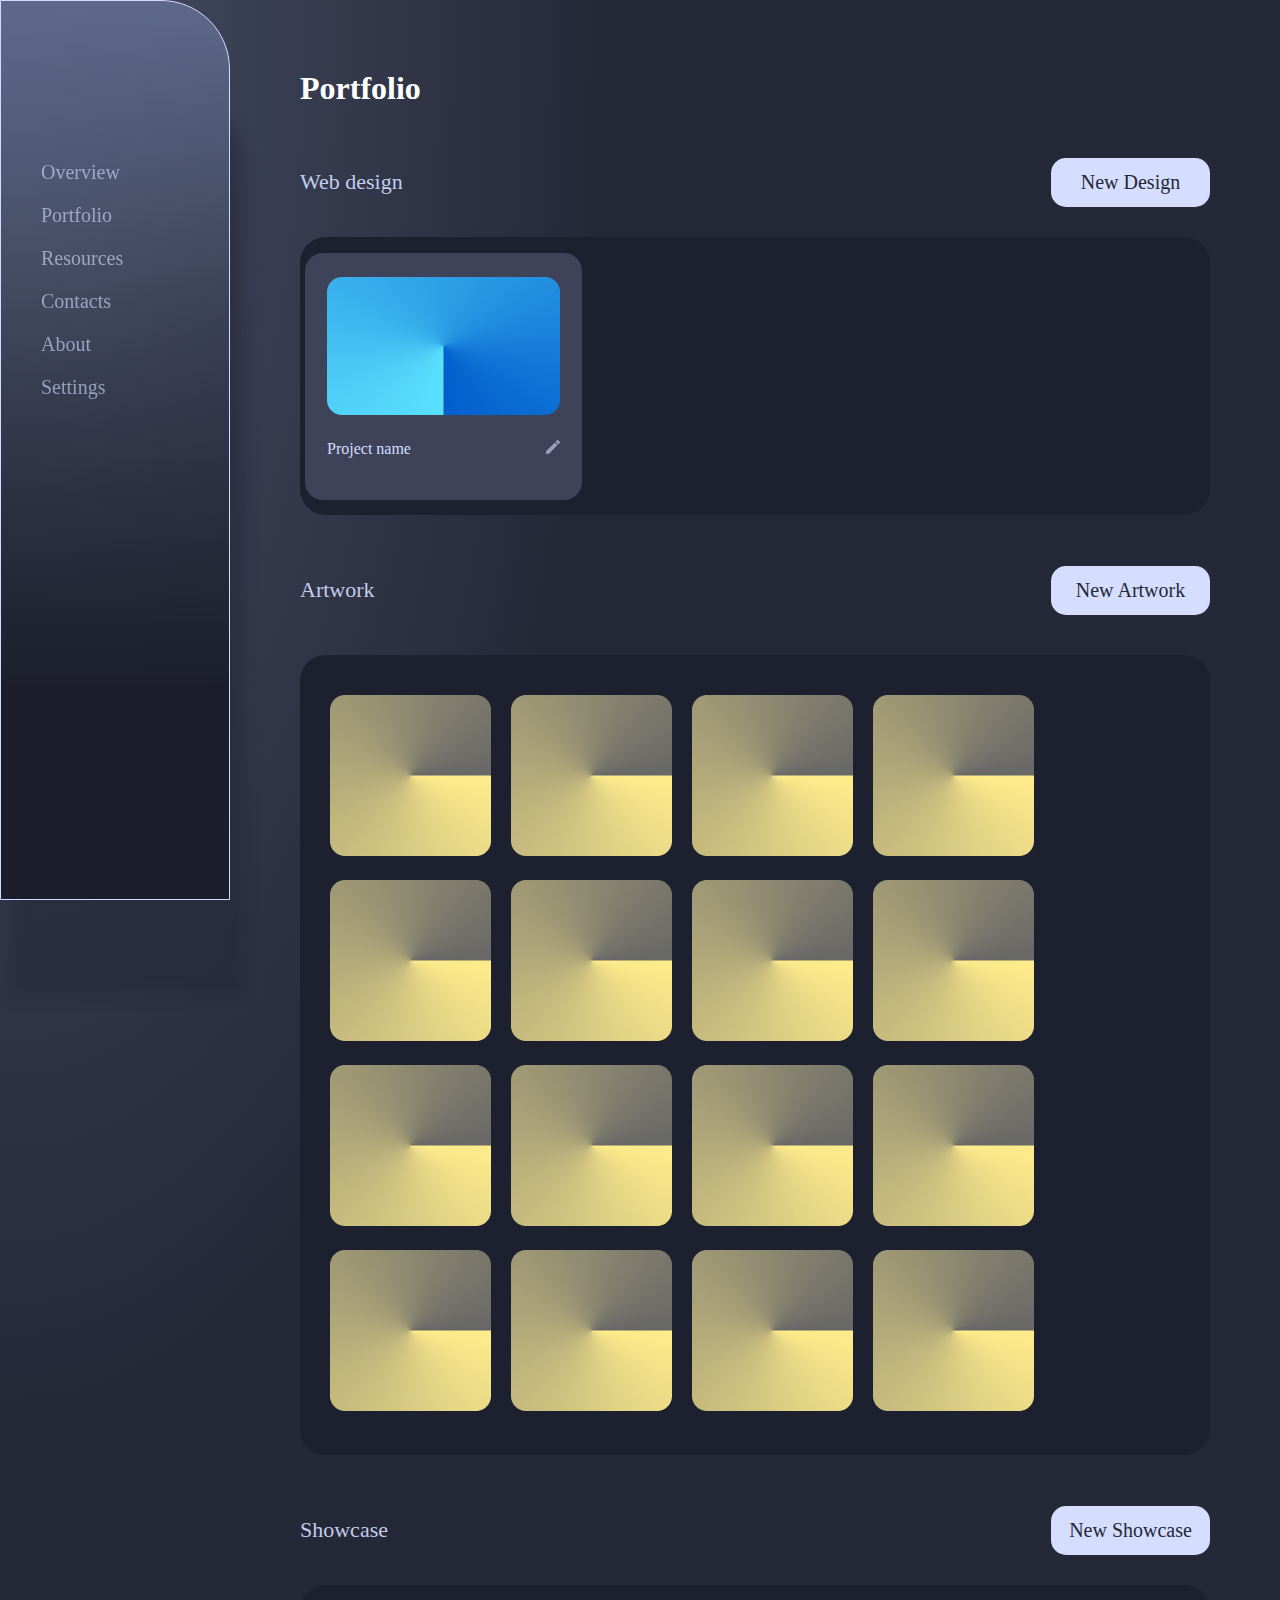
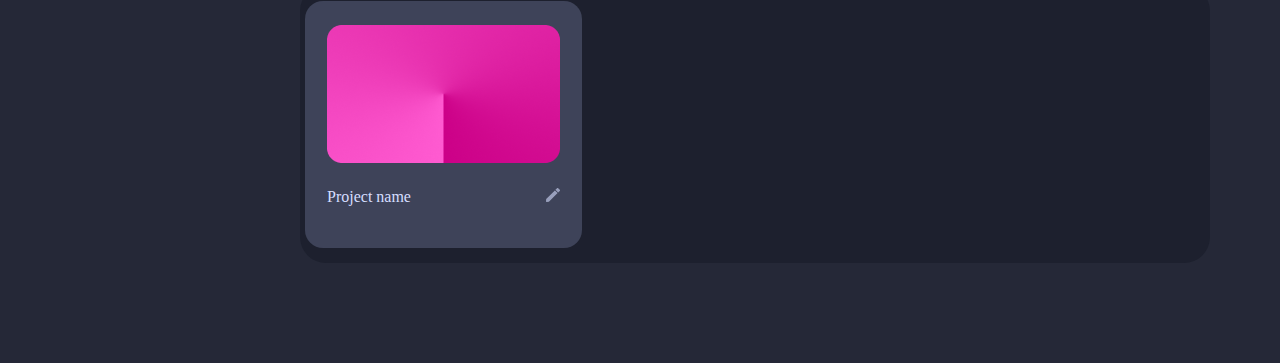
<file: index.html>
<!DOCTYPE html>
<html lang="en">
  <head>
    <meta charset="UTF-8" />
    <meta http-equiv="X-UA-Compatible" content="IE=edge" />
    <meta name="viewport" content="width=device-width, initial-scale=1.0" />
    <link rel="stylesheet" href="style/index.css" />
    <title>Document</title>
  </head>
  <body>
    <div class="container">
      <div class="navbar">
        <ul class="list">
          <li>Overview</li>
          <li>Portfolio</li>
          <li>Resources</li>
          <li>Contacts</li>
          <li>About</li>
          <li>Settings</li>
        </ul>
      </div>
      <div class="content">
        <h1 class="content-title">Portfolio</h1>
        <!-- section 11111111111111111111111111111111111111111111 -->
        <div class="section">
          <div class="section-header">
            <div class="section-header-title">Web design</div>
            <div class="section-header-btn">New Design</div>
          </div>
          <div class="section-body">
            <div class="item">
              <img src="./img/one.png" alt="" />
              <div class="info">
                <div class="project-name">Project name</div>
                <div class="edit">
                  <svg
                    xmlns="http://www.w3.org/2000/svg"
                    width="14"
                    height="14"
                    viewBox="0 0 14 14"
                    fill="none"
                  >
                    <path
                      opacity="0.6"
                      d="M0.77126 14C0.664679 13.9998 0.559302 13.9774 0.461831 13.9343C0.36436 13.8912 0.276927 13.8282 0.205091 13.7495C0.131957 13.6714 0.0761504 13.5787 0.0413315 13.4776C0.00651273 13.3764 -0.00653185 13.269 0.00305294 13.1624L0.191263 11.0923L8.88583 2.39845L11.603 5.11557L2.91072 13.8087L0.841166 13.9969C0.817927 13.9991 0.794598 14.0001 0.77126 14ZM12.1453 4.5723L9.42895 1.85518L11.0583 0.225366C11.1297 0.153922 11.2144 0.097244 11.3076 0.058574C11.4009 0.019904 11.5009 0 11.6018 0C11.7028 0 11.8027 0.019904 11.896 0.058574C11.9893 0.097244 12.074 0.153922 12.1453 0.225366L13.7747 1.85518C13.8461 1.92654 13.9028 2.01129 13.9414 2.10457C13.9801 2.19786 14 2.29785 14 2.39883C14 2.49981 13.9801 2.5998 13.9414 2.69309C13.9028 2.78637 13.8461 2.87112 13.7747 2.94249L12.1461 4.57153L12.1453 4.5723Z"
                      fill="#D5DEFF"
                    />
                  </svg>
                </div>
              </div>
            </div>
          </div>
        </div>
        <!-- section 222222222222222222222222222222222222222222222 -->
        <div class="section">
          <div class="section-header">
            <div class="section-header-title">Artwork</div>
            <div class="section-header-btn">New Artwork</div>
          </div>
          <div class="section-body-wrap">
            <div class="item-wrap">
              <img src="./img/two.png" alt="" />
            </div>
            <div class="item-wrap">
              <img src="./img/two.png" alt="" />
            </div>
            <div class="item-wrap">
              <img src="./img/two.png" alt="" />
            </div>
            <div class="item-wrap">
              <img src="./img/two.png" alt="" />
            </div>
            <div class="item-wrap">
              <img src="./img/two.png" alt="" />
            </div>
            <div class="item-wrap">
              <img src="./img/two.png" alt="" />
            </div>
            <div class="item-wrap">
              <img src="./img/two.png" alt="" />
            </div>
            <div class="item-wrap">
              <img src="./img/two.png" alt="" />
            </div>
            <div class="item-wrap">
              <img src="./img/two.png" alt="" />
            </div>
            <div class="item-wrap">
              <img src="./img/two.png" alt="" />
            </div>
            <div class="item-wrap">
              <img src="./img/two.png" alt="" />
            </div>
            <div class="item-wrap">
              <img src="./img/two.png" alt="" />
            </div>
            <div class="item-wrap">
              <img src="./img/two.png" alt="" />
            </div>
            <div class="item-wrap">
              <img src="./img/two.png" alt="" />
            </div>
            <div class="item-wrap">
              <img src="./img/two.png" alt="" />
            </div>
            <div class="item-wrap">
              <img src="./img/two.png" alt="" />
            </div>
          </div>
        </div>
        <!-- section 333333333333333333333333333333333333333333333 -->
        <div class="section">
          <div class="section-header">
            <div class="section-header-title">Showcase</div>
            <div class="section-header-btn">New Showcase</div>
          </div>
          <div class="section-body">
            <div class="item">
              <img src="./img/three.png" alt="" />
              <div class="info">
                <div class="project-name">Project name</div>
                <div class="edit">
                  <svg
                    xmlns="http://www.w3.org/2000/svg"
                    width="14"
                    height="14"
                    viewBox="0 0 14 14"
                    fill="none"
                  >
                    <path
                      opacity="0.6"
                      d="M0.77126 14C0.664679 13.9998 0.559302 13.9774 0.461831 13.9343C0.36436 13.8912 0.276927 13.8282 0.205091 13.7495C0.131957 13.6714 0.0761504 13.5787 0.0413315 13.4776C0.00651273 13.3764 -0.00653185 13.269 0.00305294 13.1624L0.191263 11.0923L8.88583 2.39845L11.603 5.11557L2.91072 13.8087L0.841166 13.9969C0.817927 13.9991 0.794598 14.0001 0.77126 14ZM12.1453 4.5723L9.42895 1.85518L11.0583 0.225366C11.1297 0.153922 11.2144 0.097244 11.3076 0.058574C11.4009 0.019904 11.5009 0 11.6018 0C11.7028 0 11.8027 0.019904 11.896 0.058574C11.9893 0.097244 12.074 0.153922 12.1453 0.225366L13.7747 1.85518C13.8461 1.92654 13.9028 2.01129 13.9414 2.10457C13.9801 2.19786 14 2.29785 14 2.39883C14 2.49981 13.9801 2.5998 13.9414 2.69309C13.9028 2.78637 13.8461 2.87112 13.7747 2.94249L12.1461 4.57153L12.1453 4.5723Z"
                      fill="#D5DEFF"
                    />
                  </svg>
                </div>
              </div>
            </div>
          </div>
        </div>
      </div>
    </div>
  </body>
</html>
</file>
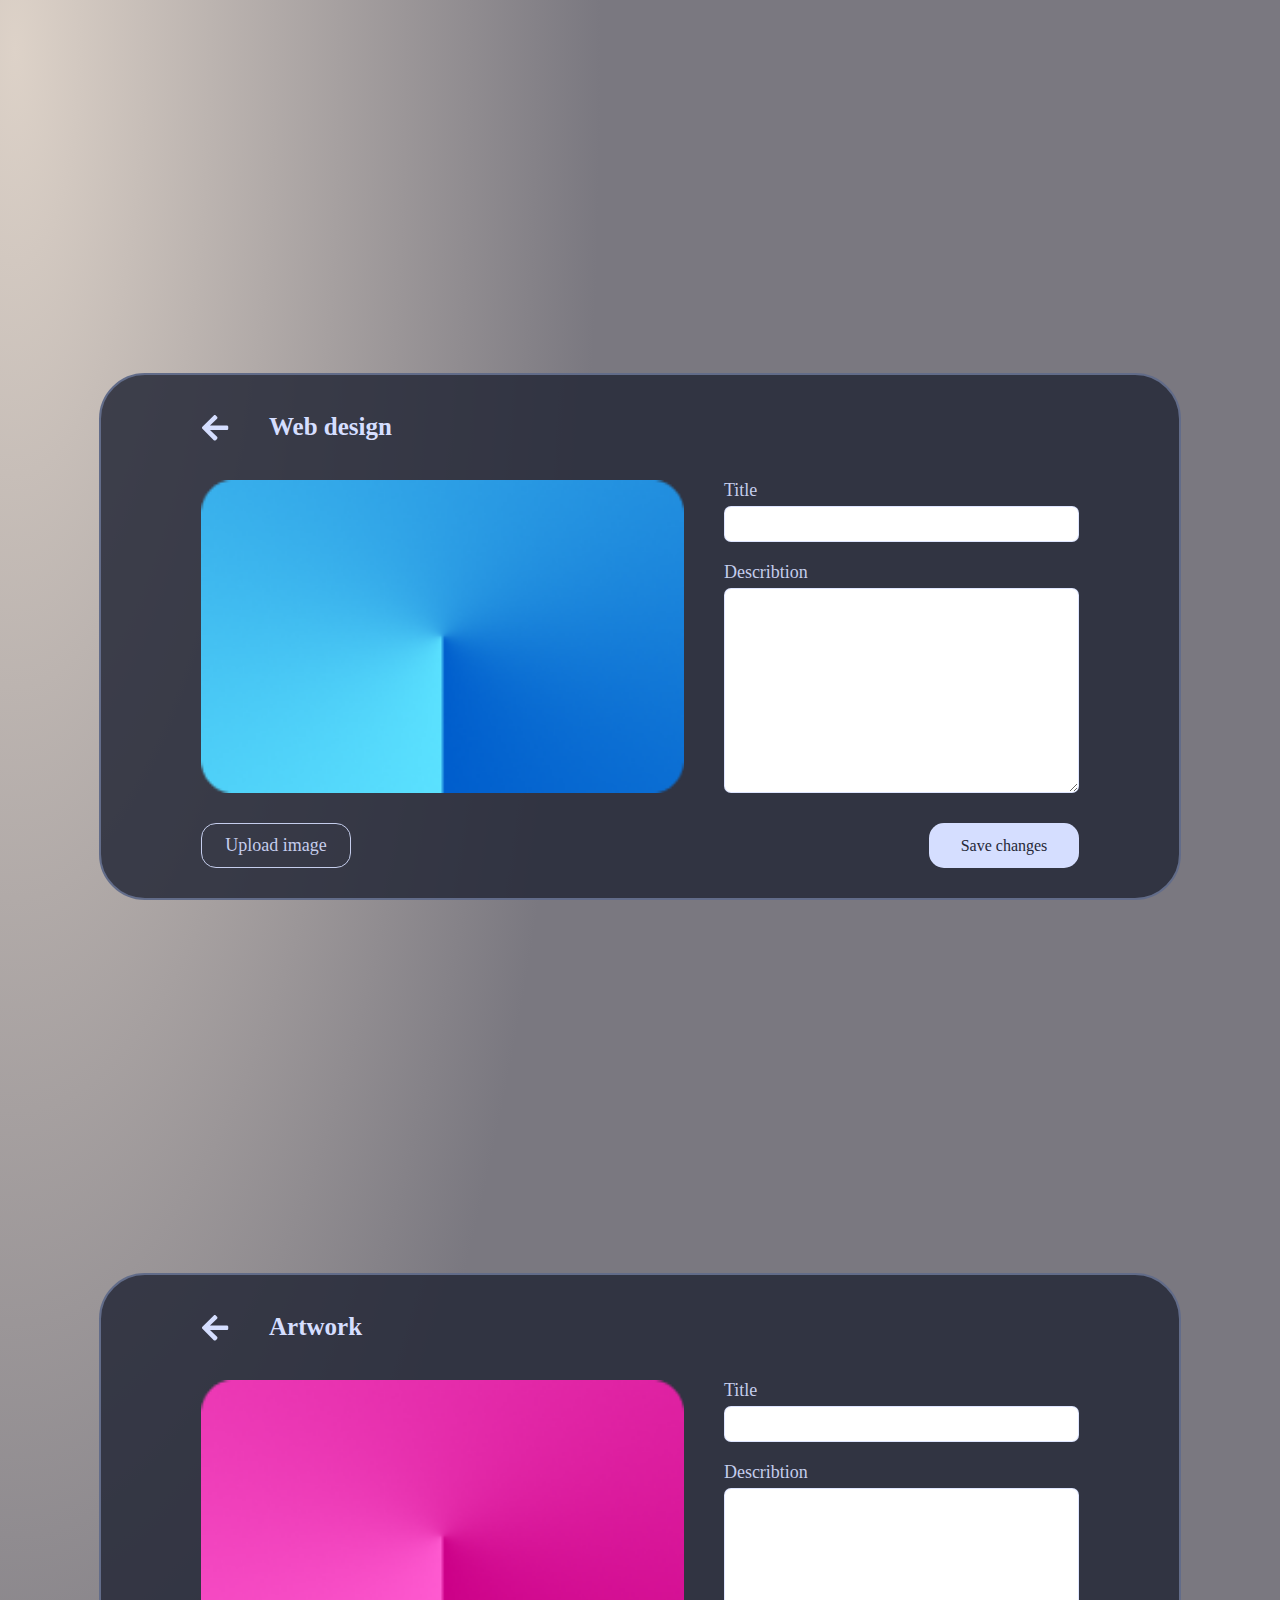
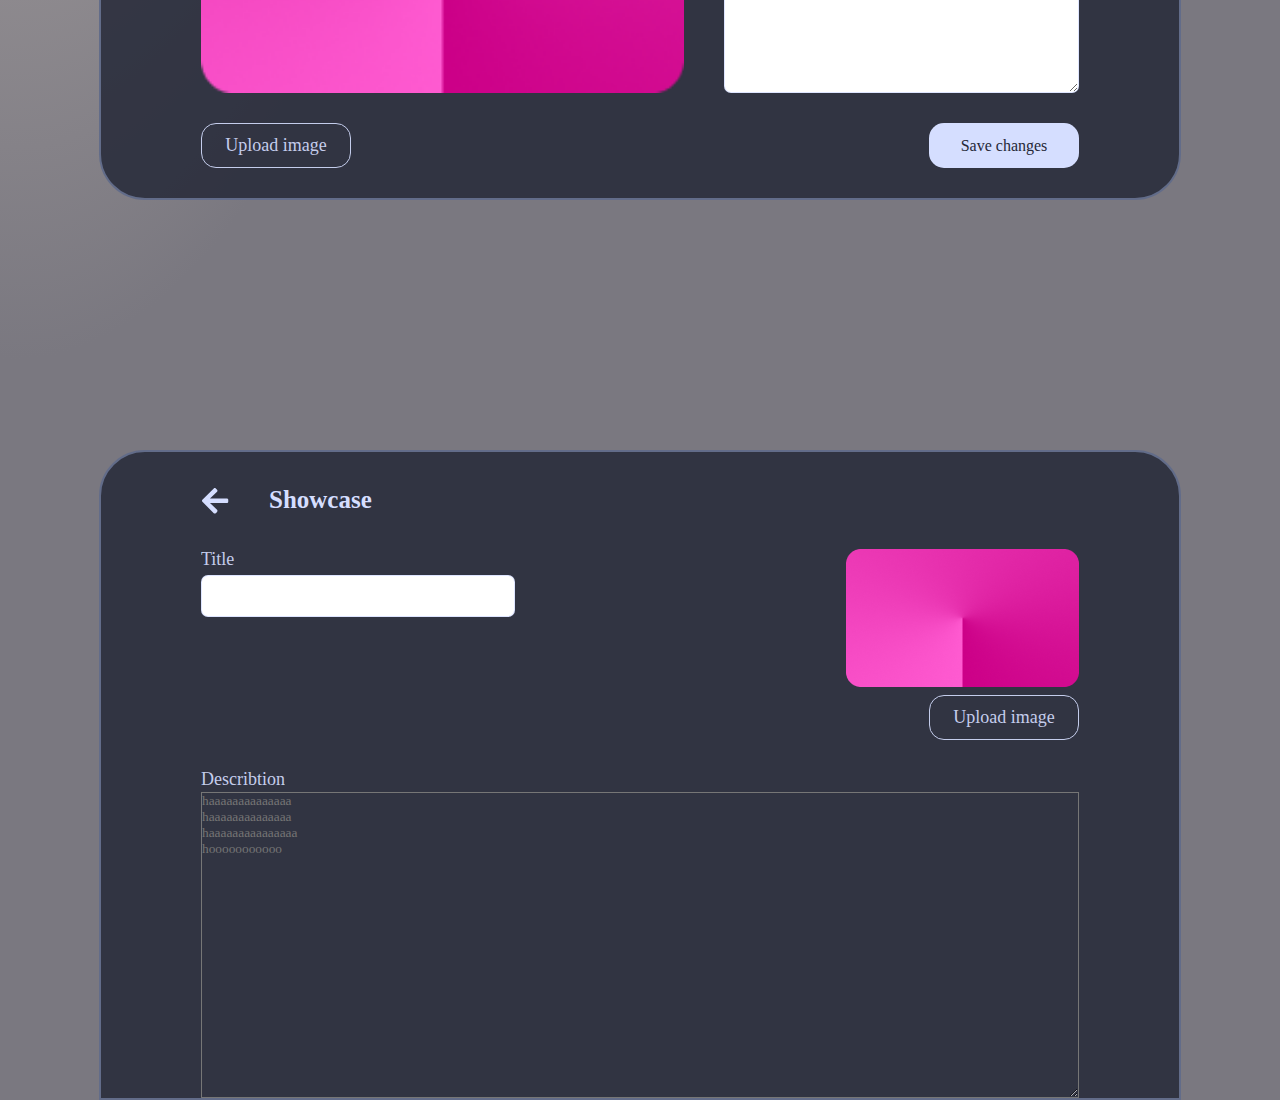
<file: webdesign.html>
<!DOCTYPE html>
<html lang="en">
  <head>
    <meta charset="UTF-8" />
    <meta http-equiv="X-UA-Compatible" content="IE=edge" />
    <meta name="viewport" content="width=device-width, initial-scale=1.0" />
    <link rel="stylesheet" href="style/web-design.css" />
    <title>Document</title>
  </head>
  <body>
    <div class="container">
      <div class="section web-design">
        <div class="popup">
          <div class="pop-head">
            <svg
              width="28"
              height="27"
              viewBox="0 0 28 27"
              fill="none"
              xmlns="http://www.w3.org/2000/svg"
            >
              <path
                d="M16.0586 24.8828C16.6445 24.2969 16.5859 23.418 16.0586 22.832L8.96875 16.0938H25.8438C26.6055 16.0938 27.25 15.5078 27.25 14.6875V12.8125C27.25 12.0508 26.6055 11.4062 25.8438 11.4062H8.96875L16.0586 4.72656C16.5859 4.14062 16.6445 3.26172 16.0586 2.67578L14.7695 1.38672C14.2422 0.859375 13.3047 0.859375 12.7773 1.38672L1.41016 12.8125C0.824219 13.3398 0.824219 14.2188 1.41016 14.7461L12.7773 26.1719C13.3047 26.6992 14.1836 26.6992 14.7695 26.1719L16.0586 24.8828Z"
                fill="#D5DEFF"
              />
            </svg>
            <div class="pop-head-title">Web design</div>
          </div>
          <div class="pop-body">
            <div class="pop-body-left">
              <img src="./img/one.png" alt="" width="100%" height="100%" />
            </div>
            <div class="pop-body-right form">
              <div class="form-input-1">
                <div class="title">Title</div>
                <input class="input-1" type="text" />
              </div>
              <div class="form-input-2">
                <div class="title">Describtion</div>
                <textarea
                  class="input-2"
                  name=""
                  id=""
                  cols="30"
                  rows="10"
                ></textarea>
              </div>
            </div>
          </div>
          <div class="pop-btns">
            <div class="upload-btn">Upload image</div>
            <div class="save-btn">Save changes</div>
          </div>
        </div>
      </div>

      <div class="section web-design">
        <div class="popup">
          <div class="pop-head">
            <svg
              width="28"
              height="27"
              viewBox="0 0 28 27"
              fill="none"
              xmlns="http://www.w3.org/2000/svg"
            >
              <path
                d="M16.0586 24.8828C16.6445 24.2969 16.5859 23.418 16.0586 22.832L8.96875 16.0938H25.8438C26.6055 16.0938 27.25 15.5078 27.25 14.6875V12.8125C27.25 12.0508 26.6055 11.4062 25.8438 11.4062H8.96875L16.0586 4.72656C16.5859 4.14062 16.6445 3.26172 16.0586 2.67578L14.7695 1.38672C14.2422 0.859375 13.3047 0.859375 12.7773 1.38672L1.41016 12.8125C0.824219 13.3398 0.824219 14.2188 1.41016 14.7461L12.7773 26.1719C13.3047 26.6992 14.1836 26.6992 14.7695 26.1719L16.0586 24.8828Z"
                fill="#D5DEFF"
              />
            </svg>
            <div class="pop-head-title">Artwork</div>
          </div>
          <div class="pop-body">
            <div class="pop-body-left">
              <img src="./img/three.png" alt="" width="100%" height="100%" />
            </div>
            <div class="pop-body-right form">
              <div class="form-input-1">
                <div class="title">Title</div>
                <input class="input-1" type="text" />
              </div>
              <div class="form-input-2">
                <div class="title">Describtion</div>
                <textarea
                  class="input-2"
                  name=""
                  id=""
                  cols="30"
                  rows="10"
                ></textarea>
              </div>
            </div>
          </div>
          <div class="pop-btns">
            <div class="upload-btn">Upload image</div>
            <div class="save-btn">Save changes</div>
          </div>
        </div>
      </div>
      <div class="section web-design">
        <div class="popup popup-2">
          <div class="pop-head">
            <svg
              width="28"
              height="27"
              viewBox="0 0 28 27"
              fill="none"
              xmlns="http://www.w3.org/2000/svg"
            >
              <path
                d="M16.0586 24.8828C16.6445 24.2969 16.5859 23.418 16.0586 22.832L8.96875 16.0938H25.8438C26.6055 16.0938 27.25 15.5078 27.25 14.6875V12.8125C27.25 12.0508 26.6055 11.4062 25.8438 11.4062H8.96875L16.0586 4.72656C16.5859 4.14062 16.6445 3.26172 16.0586 2.67578L14.7695 1.38672C14.2422 0.859375 13.3047 0.859375 12.7773 1.38672L1.41016 12.8125C0.824219 13.3398 0.824219 14.2188 1.41016 14.7461L12.7773 26.1719C13.3047 26.6992 14.1836 26.6992 14.7695 26.1719L16.0586 24.8828Z"
                fill="#D5DEFF"
              />
            </svg>
            <div class="pop-head-title">Showcase</div>
          </div>
          <div class="pop-body-2">
            <div class="pop-body-2-up">
              <div class="pop-body-2-up-left">
                <div class="form-input-1">
                  <div class="title">Title</div>
                  <input class="input-1" type="text" />
                </div>
              </div>
              <div class="pop-body-2-up-right">
                <img src="./img/three.png" alt="" />
                <div class="upload-btn">Upload image</div>
              </div>
            </div>
            <div class="pop-body-2-down">
              <div class="title">Describtion</div>
              <textarea
                class="text-area"
                name=""
                id=""
                cols="114"
                rows="19"
                placeholder="haaaaaaaaaaaaaa
haaaaaaaaaaaaaa
haaaaaaaaaaaaaaa
hooooooooooo"
              ></textarea>
            </div>
          </div>
        </div>
      </div>
    </div>
  </body>
</html>
</file>
<file: style/index.css>
* {
  box-sizing: border-box;
  margin: 0;
  padding: 0;
  font-family: "Raleway";
}
body {
  background: radial-gradient(
    45.72% 70.73% at 1.19% 1.84%,
    #474f66 0%,
    #252837 100%
  );
  width: 100%;
  min-height: 913px;
  overflow-x: hidden;
  color: white;
  padding-bottom: 100px;
}
.container {
  position: relative;
  width: 100%;
  height: 100%;
  padding: 0 70px 0 300px;
}
.navbar {
  display: grid;
  grid-template-rows: 60% 40%;
  position: fixed;
  left: 0;
  top: 0;
  height: 100vh;
  width: 230px;
  background: linear-gradient(
    180deg,
    #5e698a 0%,
    rgba(64, 71, 94, 0.22) 35.21%,
    #1c1e2b 76.94%
  );
  border: 0.5px solid #d2dbff;
  border-radius: 0px 69px 0px 0px;
  box-shadow: 13px 94px 15px #25283794;
}

.list {
  display: flex;
  flex-direction: column;
  align-items: flex-start;
  justify-content: center;
  list-style: none;
  padding-left: 40px;
}
.list li {
  margin-top: 20px;
  font-size: 20px;
  color: #d5deff;
  opacity: 0.6;
}

.content {
  background-color: rgba(0, 255, 255, 0);
  display: flex;
  flex-direction: column;
  align-items: flex-start;
}
.content .content-title {
  margin-top: 70px;
}
.content .section {
  width: 100%;
  height: fit-content;
  display: flex;
  flex-direction: column;
  margin-top: 50px;
}
.section-header {
  display: flex;
  flex-direction: row;
  justify-content: space-between;
  align-items: center;
  height: 50px;
}
.section-header-title {
  color: #d5deff;
  font-weight: 400;
  opacity: 0.9;
  font-size: 22px;
}
.section-header-btn {
  display: flex;
  align-items: center;
  justify-content: center;
  width: 159px;
  height: 49px;
  background: #d5deff;
  border-radius: 15px;

  font-weight: 500;
  font-size: 20px;
  line-height: 23px;
  color: #252837;
}
.section-body {
  margin-top: 30px;
  background: #1d202e;
  border-radius: 26px;
  height: 278px;
  display: flex;
  flex-direction: row;
  align-items: center;
}
.section-body-wrap {
  margin-top: 40px;
  background: #1d202e;
  border-radius: 26px;
  display: flex;
  flex-direction: row;
  flex-wrap: wrap;
  justify-content: flex-start;
  padding: 30px 20px;
}
.item {
  background: #3e4359;
  border-radius: 18px;
  width: 277px;
  height: 247px;
  display: flex;
  flex-direction: column;
  align-items: center;
  justify-content: space-evenly;
  margin: 0 5px;
}
.item-wrap {
  width: fit-content;
  height: fit-content;
  margin: 10px;
}
.info {
  display: flex;
  flex-direction: row;
  align-items: flex-start;
  justify-content: space-between;
  width: 233px;
  height: 35px;
  color: #d5deff;
}
.info .edit:hover,
.section-header-btn:hover,
.list li:hover {
  cursor: pointer;
}
</file>
<file: style/web-design.css>
* {
  box-sizing: border-box;
  margin: 0;
  padding: 0;
  font-family: "Raleway";
  font-style: normal;
}
body {
  background: radial-gradient(
    45.72% 70.73% at 1.19% 1.84%,
    #ddd2c8 0%,
    #7a7880 100%
  );
  width: 100%;
  min-height: 913px;
  overflow-x: hidden;
  color: white;
}
.container {
  display: flex;
  flex-direction: column;
  align-content: center;
}
.section {
  height: 100vh;
  display: flex;
  align-items: flex-end;
  justify-content: center;
}
.popup {
  width: 1082px;
  height: 527px;
  background: rgba(37, 40, 55, 0.85);
  border: 2px solid #626c89;
  border-radius: 46px;
  display: grid;
  grid-template-rows: 20% 60% 20%;
  padding: 0 100px;
}
.pop-head,
.pop-body,
.pop-btns {
  /* border: 1px solid rgba(255, 0, 0, 0.301); */
}
.pop-head {
  display: flex;
  flex-direction: row;
  align-items: center;
}
.pop-head-title {
  margin-left: 40px;
  font-weight: 600;
  font-size: 25px;
  line-height: 20px;

  color: #d5deff;
}
.pop-btns {
  display: flex;
  flex-direction: row;
  align-items: center;
  justify-content: space-between;
}
.upload-btn:hover,
.save-btn:hover {
  cursor: pointer;
}
.save-btn,
.upload-btn {
  display: flex;
  align-items: center;
  justify-content: center;
  width: 150px;
  height: 45px;
  border-radius: 15px;
}
.upload-btn {
  border: 1px solid #d5deff;
  color: #d5deff;
  font-weight: 400;
  opacity: 0.9;
  font-size: 18px;
}
.save-btn {
  background: #d5deff;
  color: #252837;
  font-weight: 500;
}

.pop-body {
  display: grid;
  grid-template-columns: 55% 45%;
}
.pop-body-left,
.pop-body-right,
.pop-body-2,
.pop-body-2-up-left,
.pop-body-2-up-right {
  /* border: 1px solid rgba(255, 255, 255, 0.346); */
}
.pop-body-right {
  padding-left: 40px;
}
.section .popup-2 {
  grid-template-rows: 15% 85%;
  height: 650px;
  border-bottom-left-radius: 0;
  border-bottom-right-radius: 0;
}
.pop-body-2 {
  display: grid;
  grid-template-rows: 40% 60%;
}
.pop-body-2-up {
  display: flex;
  flex-direction: row;
  justify-content: space-between;
  align-items: center;
}
.pop-body-2-up-left,
.pop-body-2-up-right {
  width: 100%;
  height: 100%;
}
.pop-body-2-up-right {
  display: flex;
  flex-direction: column;
  align-items: flex-end;
}
.pop-body-2-up-right .upload-btn {
  margin-top: 8px;
}
.pop-body-2-down {
  display: flex;
  flex-direction: column;
  justify-content: space-between;
}

.text-area {
  background-color: rgba(0, 0, 0, 0);
}
.title {
  color: #d5deff;
  font-weight: 400;
  opacity: 0.9;
  font-size: 18px;
}
.pop-body .form {
  display: grid;
  grid-template-rows: 20% 80%;
}
.pop-body-2-up-left .form-input-1 .input-1 {
  width: 314px;
  height: 42px;
}
.form-input-1,
.form-input-2 {
  display: flex;
  flex-direction: column;
}
.form-input-2 {
  margin-top: 20px;
}
.input-1,
.input-2 {
  border: 1px solid #d5deffc8;
  border-radius: 7px;
  margin-top: 5px;
}
.input-1 {
  height: 52px;
}
.input-2 {
  height: 100%;
}
</file>
